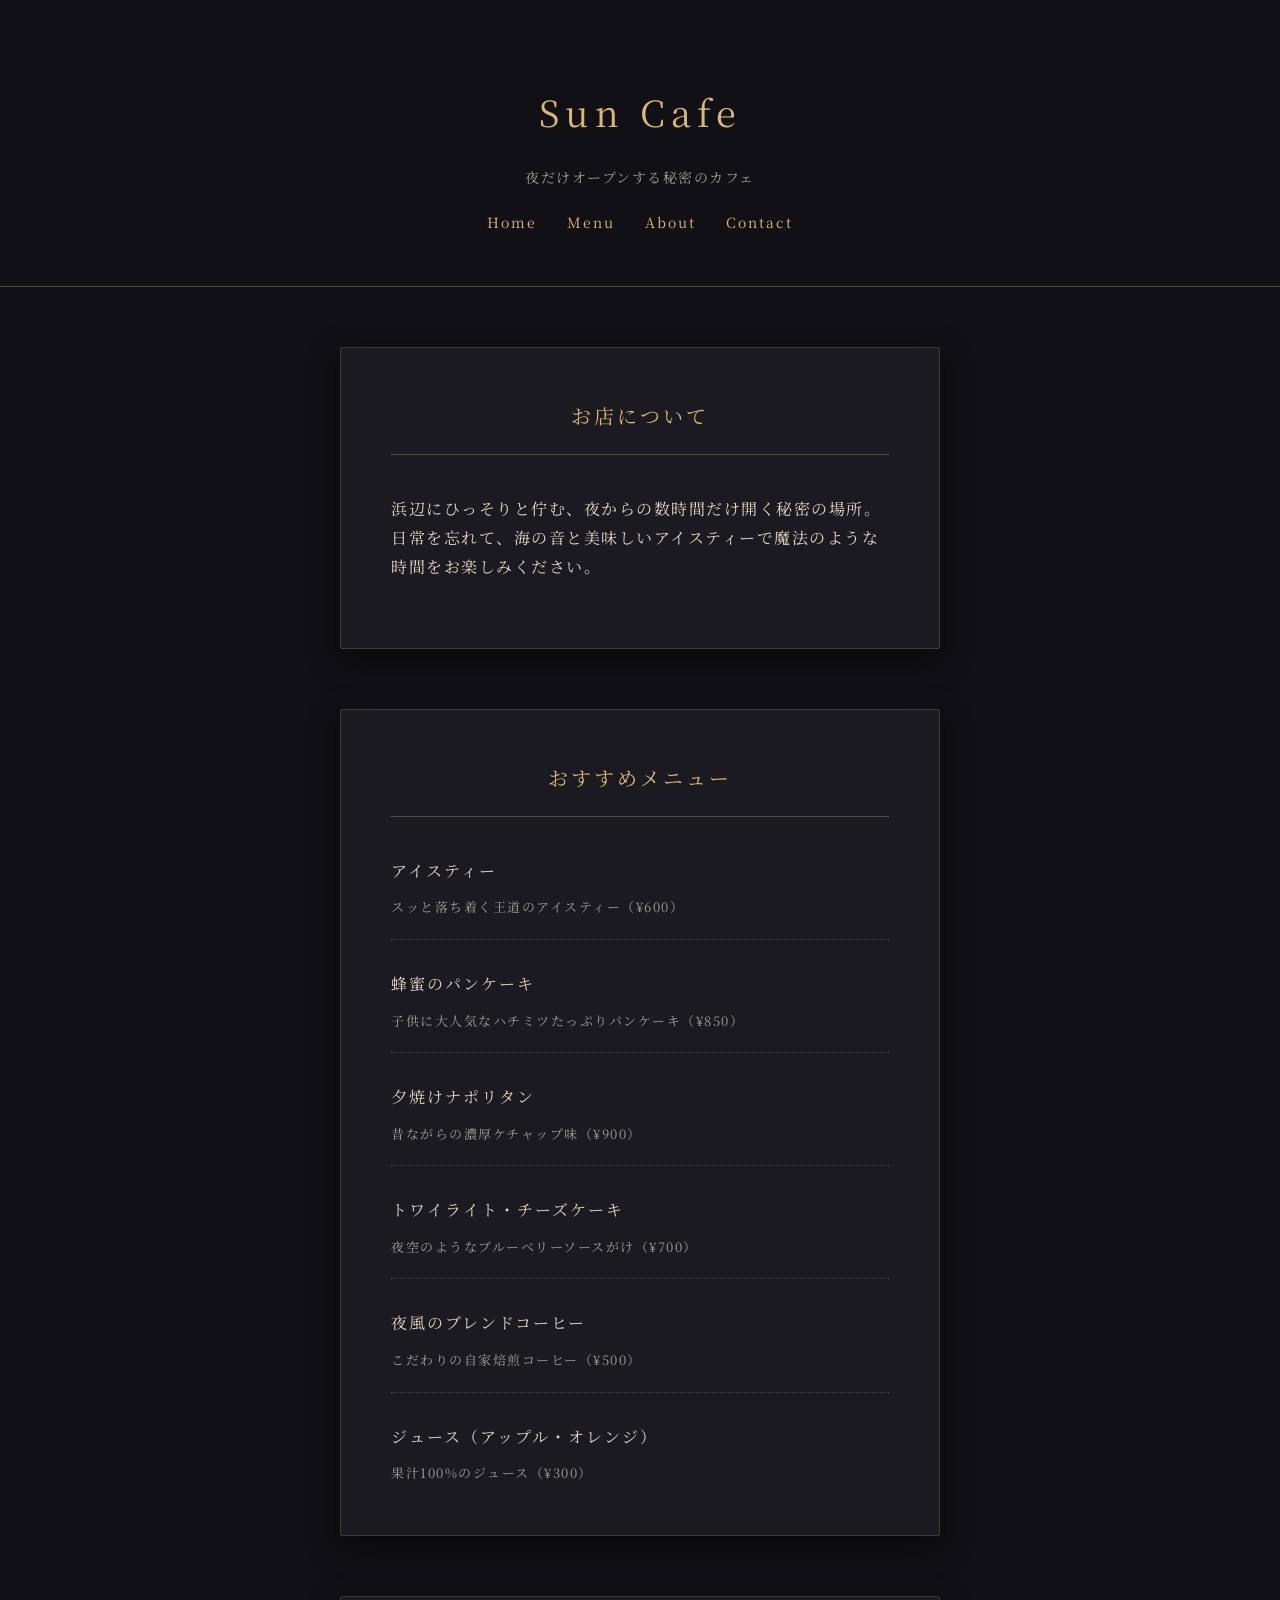
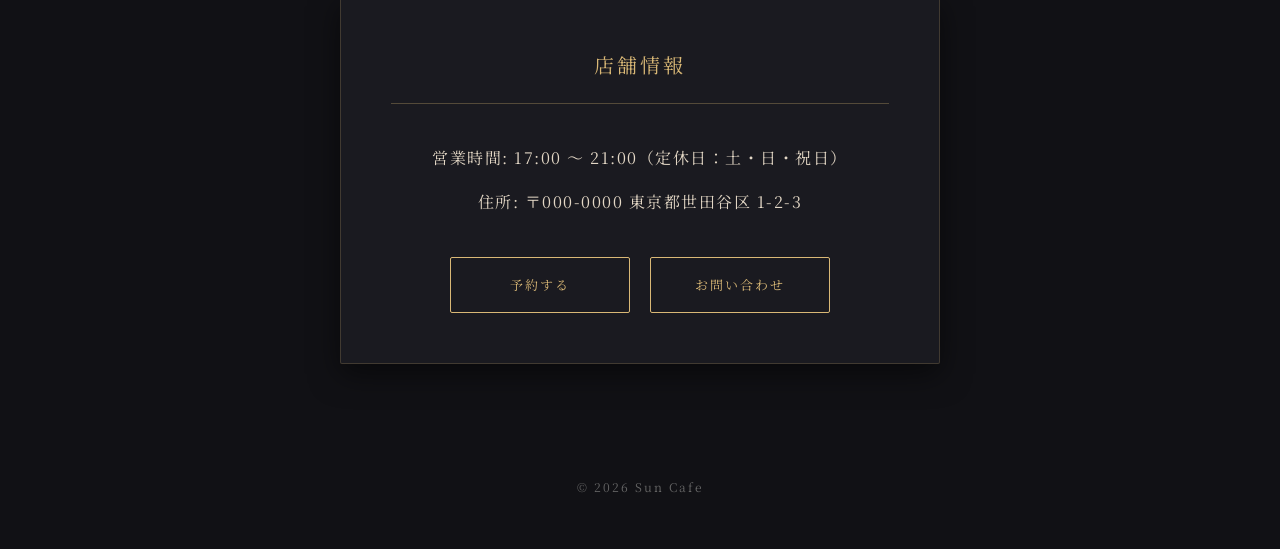
<file: index.html>
<!DOCTYPE html>
<html lang="ja">
<head>
  <meta charset="UTF-8">
  <title>Sun Cafe - 架空のカフェ</title>
  <link href="https://fonts.googleapis.com/css2?family=Noto+Serif+JP:wght@400&display=swap" rel="stylesheet">
  <link rel="stylesheet" href="style.css">
</head>
<body>

  <!-- お店の看板 -->
  <header class="header">
    <h1>Sun Cafe</h1>
    <p>夜だけオープンする秘密のカフェ</p>
  <nav class="nav-link">
    <a href="index.html">Home</a>
    <a href="menu.html">Menu</a>
    <a href="about.html">About</a>
    <a href="contact.html">Contact</a>
    </nav>
  </header>

  <!-- お店の特徴 -->
  <section class="feature-box">
    <h2>お店について</h2>
    <p>浜辺にひっそりと佇む、夜からの数時間だけ開く秘密の場所。<br>日常を忘れて、海の音と美味しいアイスティーで魔法のような時間をお楽しみください。</p>
  </section>

  <!-- メニュー部分 -->
  <main class="menu-box">
    <h2>おすすめメニュー</h2>
    
    <div class="item">
      <h3>アイスティー</h3>
      <p>スッと落ち着く王道のアイスティー（¥600）</p>
    </div>
    
    <div class="item">
      <h3>蜂蜜のパンケーキ</h3>
      <p>子供に大人気なハチミツたっぷりパンケーキ（¥850）</p>
    </div>

    <div class="item">
      <h3>夕焼けナポリタン</h3>
      <p>昔ながらの濃厚ケチャップ味（¥900）</p>
    </div>

    <div class="item">
      <h3>トワイライト・チーズケーキ</h3>
      <p>夜空のようなブルーベリーソースがけ（¥700）</p>
    </div>

    <div class="item">
      <h3>夜風のブレンドコーヒー</h3>
      <p>こだわりの自家焙煎コーヒー（¥500）</p>
    </div>

    <div class="item">
      <h3>ジュース（アップル・オレンジ）</h3>
      <p>果汁100%のジュース（¥300）</p>
    </div>
  </main>

  <!-- 店舗情報 -->
  <section class="info-box">
    <h2>店舗情報</h2>
    <p>営業時間: 17:00 〜 21:00（定休日：土・日・祝日）</p>
    <p>住所: 〒000-0000 東京都世田谷区 1-2-3</p>
    
    <!-- 2つのボタンを横に並べるためのグループ -->
    <div class="btn-group">
      <a href="#" class="btn">予約する</a>
      <a href="#" class="btn">お問い合わせ</a>
    </div>
  </section>

  <!-- フッター -->
  <footer class="footer">
    <p>© 2026 Sun Cafe</p>
  </footer>

</body>
</html>
</file>
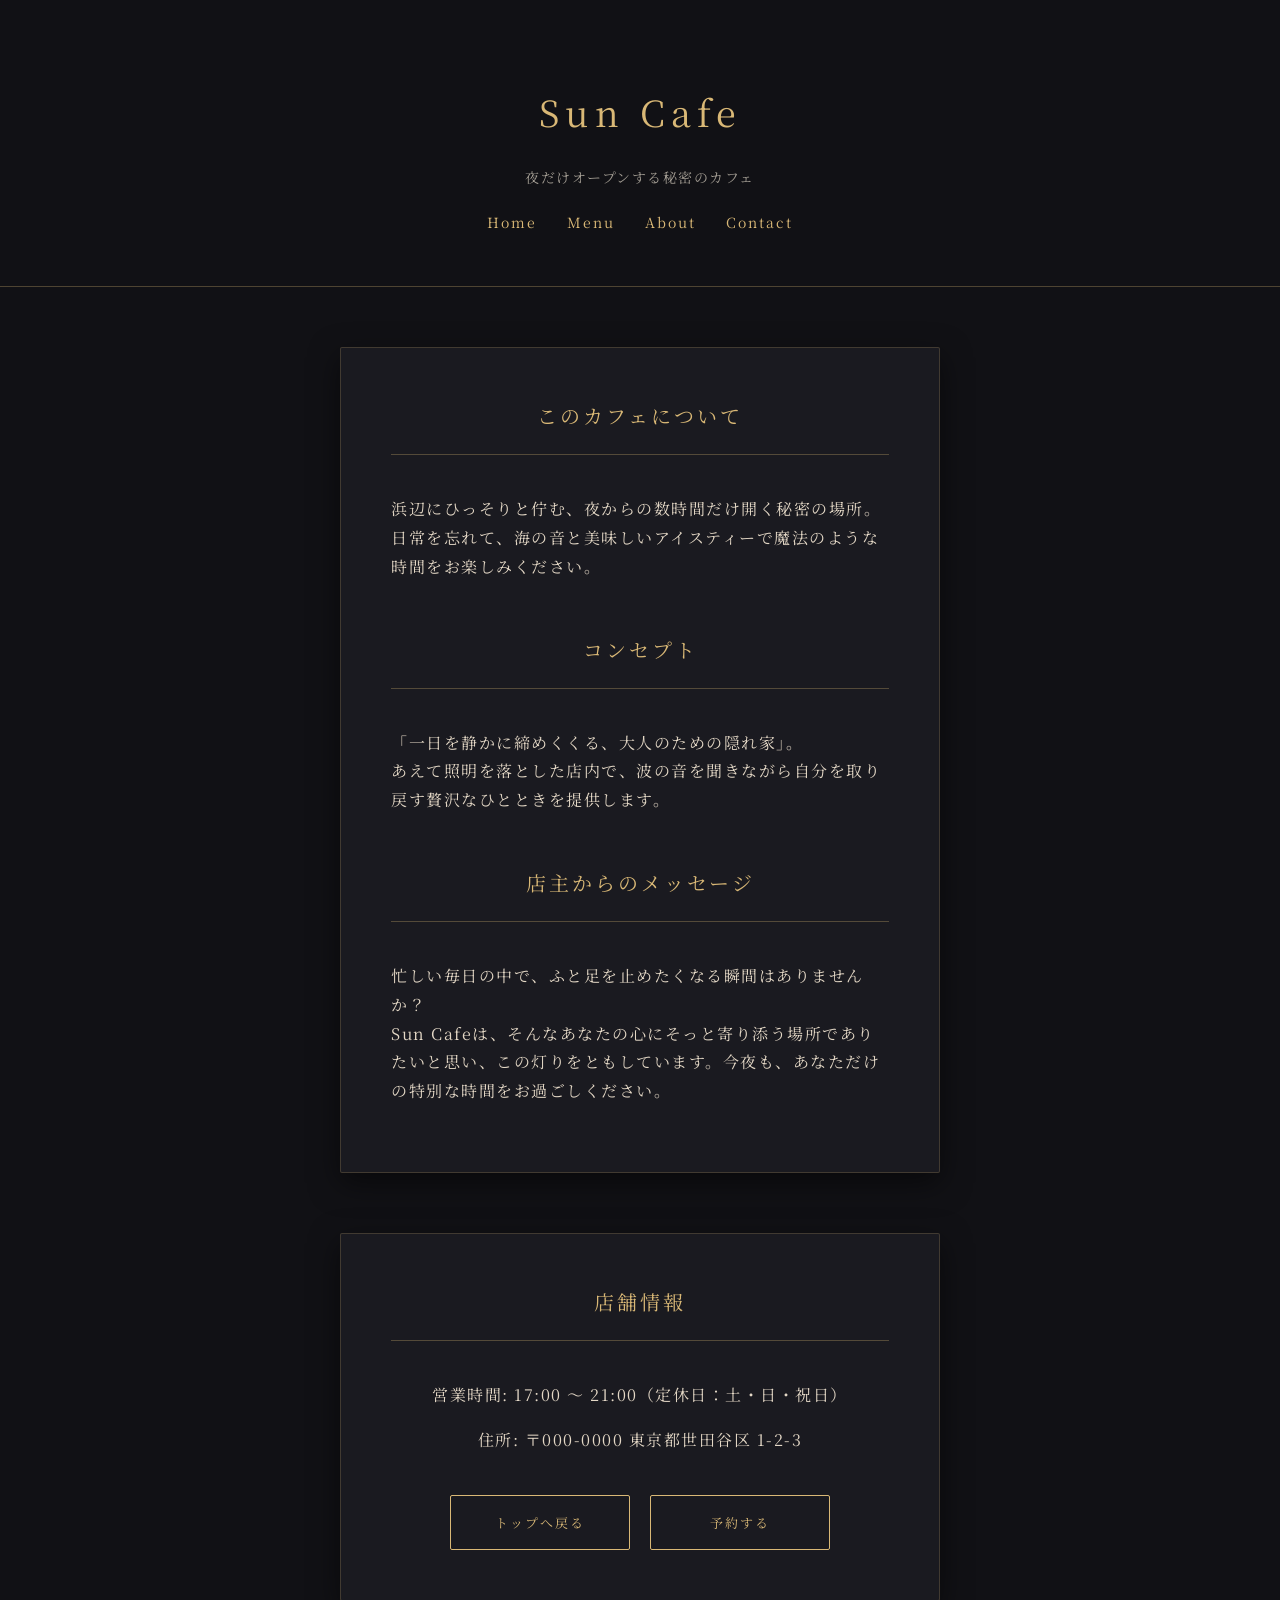
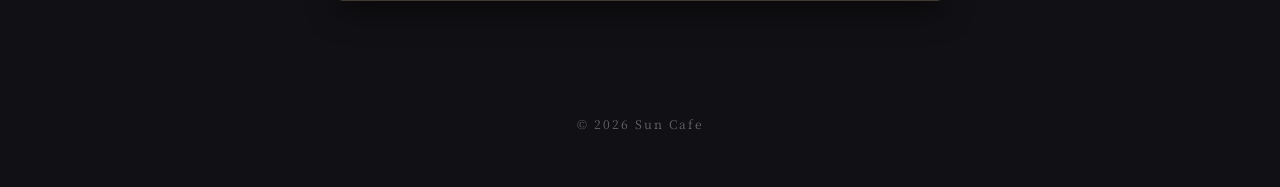
<file: about.html>
<!DOCTYPE html>
<html lang="ja">
<head>
  <meta charset="UTF-8">
  <title>About - Sun Cafe</title>
  <link href="https://fonts.googleapis.com/css2?family=Noto+Serif+JP:wght@400&display=swap" rel="stylesheet">
  <link rel="stylesheet" href="style.css">
</head>
<body>

  <!-- お店の看板とナビゲーション -->
  <header class="header">
    <h1>Sun Cafe</h1>
    <p>夜だけオープンする秘密のカフェ</p>
    
    <nav class="nav-link">
     <a href="index.html">Home</a>
    <a href="menu.html">Menu</a>
    <a href="about.html">About</a>
    <a href="contact.html">Contact</a>
    </nav>
  </header>

  <!-- カフェについて・コンセプト・メッセージをまとめるメインエリア -->
  <main class="feature-box">
    
    <!-- このカフェについて -->
    <h2>このカフェについて</h2>
    <p>浜辺にひっそりと佇む、夜からの数時間だけ開く秘密の場所。<br>日常を忘れて、海の音と美味しいアイスティーで魔法のような時間をお楽しみください。</p>

    <!-- コンセプト -->
    <h2 style="margin-top: 50px;">コンセプト</h2>
    <p>「一日を静かに締めくくる、大人のための隠れ家」。<br>あえて照明を落とした店内で、波の音を聞きながら自分を取り戻す贅沢なひとときを提供します。</p>

    <!-- 店主からのメッセージ -->
    <h2 style="margin-top: 50px;">店主からのメッセージ</h2>
    <p>忙しい毎日の中で、ふと足を止めたくなる瞬間はありませんか？<br>Sun Cafeは、そんなあなたの心にそっと寄り添う場所でありたいと思い、この灯りをともしています。今夜も、あなただけの特別な時間をお過ごしください。</p>

  </main>

  <!-- 店舗情報 -->
  <section class="info-box">
    <h2>店舗情報</h2>
    <p>営業時間: 17:00 〜 21:00（定休日：土・日・祝日）</p>
    <p>住所: 〒000-0000 東京都世田谷区 1-2-3</p>
    
    <div class="btn-group">
      <a href="index.html" class="btn">トップへ戻る</a>
      <a href="#" class="btn">予約する</a>
    </div>
  </section>

  <!-- フッター -->
  <footer class="footer">
    <p>© 2026 Sun Cafe</p>
  </footer>

</body>
</html>
</file>
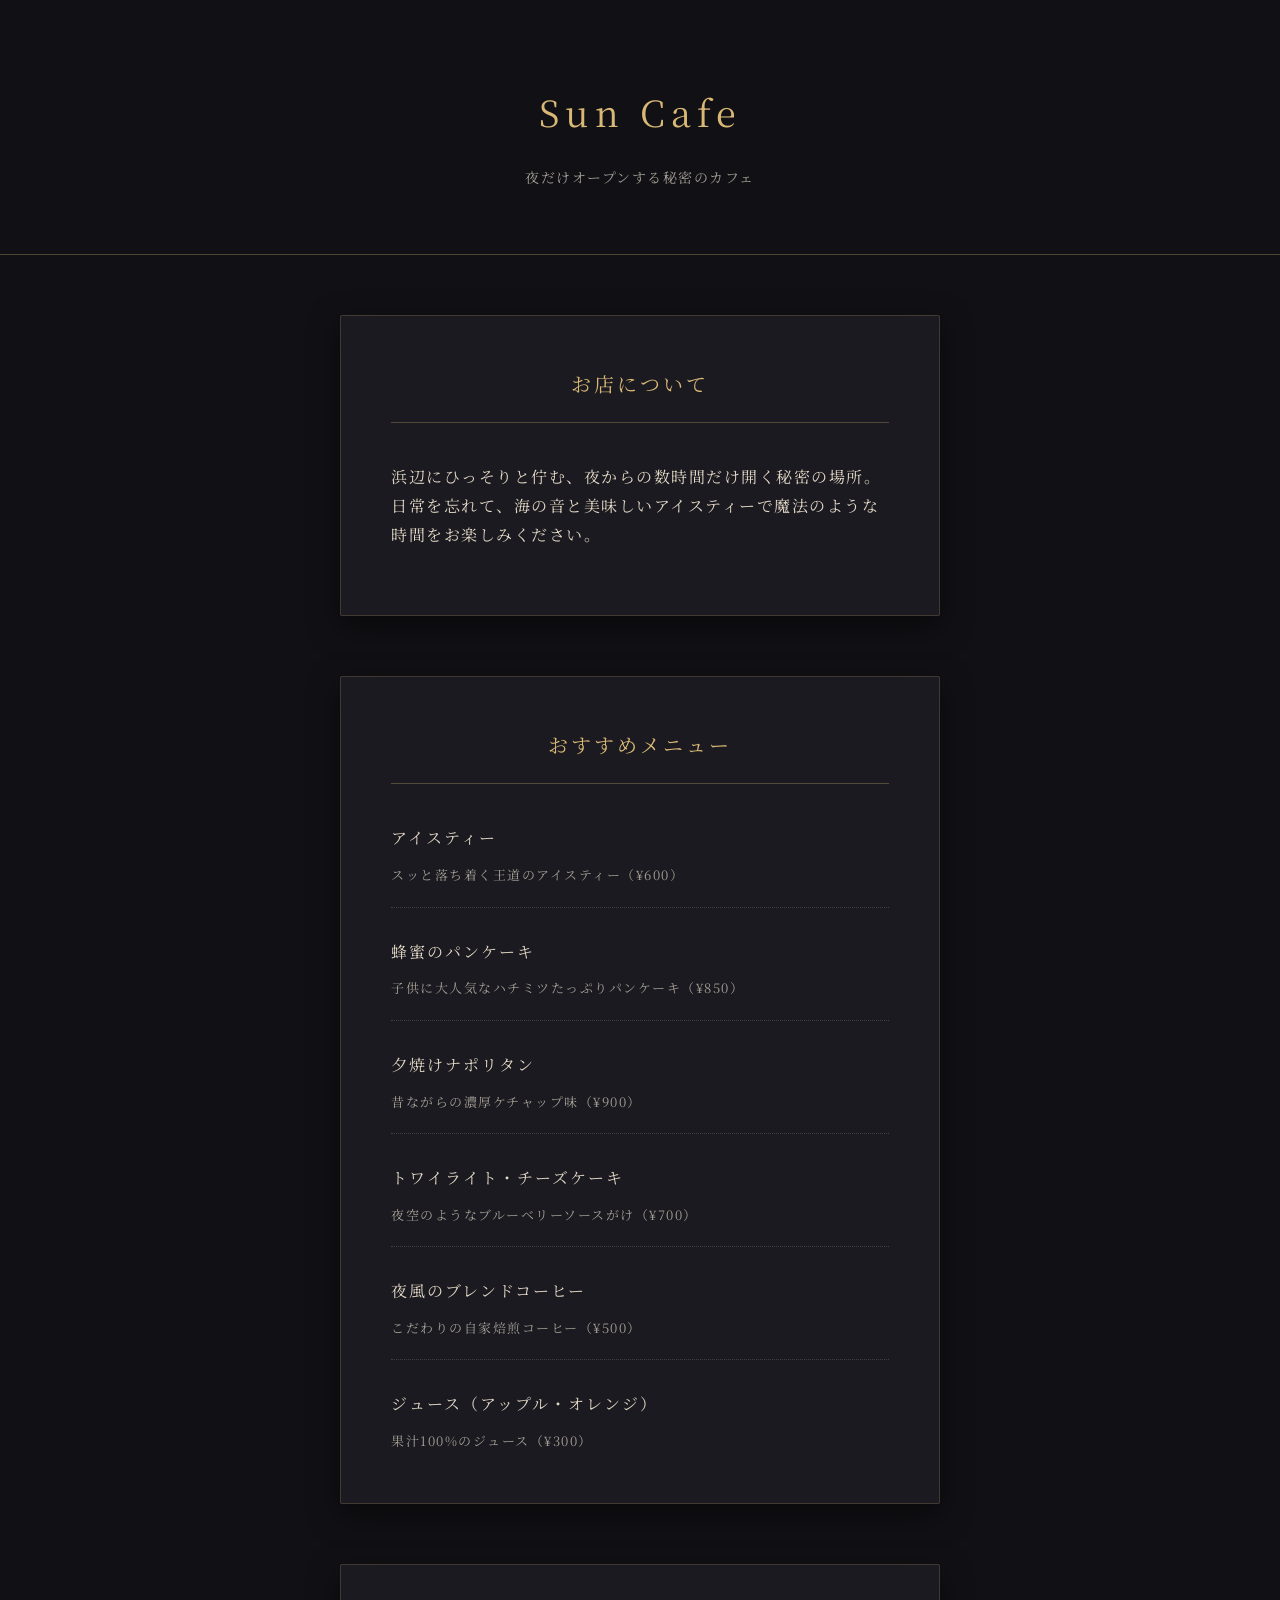
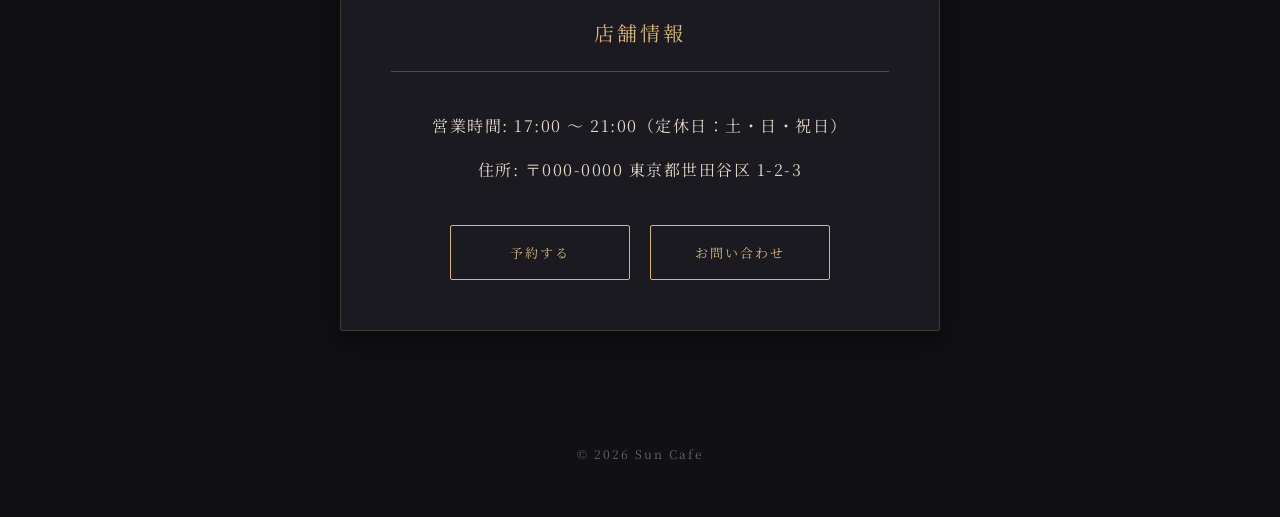
<file: cafe-site-v1.html>
<!DOCTYPE html>
<html lang="ja">
<head>
  <meta charset="UTF-8">
  <title>Sun Cafe - 架空のカフェ</title>
  <link href="https://fonts.googleapis.com/css2?family=Noto+Serif+JP:wght@400&display=swap" rel="stylesheet">
  <link rel="stylesheet" href="style.css">
</head>
<body>

  <!-- お店の看板 -->
  <header class="header">
    <h1>Sun Cafe</h1>
    <p>夜だけオープンする秘密のカフェ</p>
  </header>

  <!-- お店の特徴 -->
  <section class="feature-box">
    <h2>お店について</h2>
    <p>浜辺にひっそりと佇む、夜からの数時間だけ開く秘密の場所。<br>日常を忘れて、海の音と美味しいアイスティーで魔法のような時間をお楽しみください。</p>
  </section>

  <!-- メニュー部分 -->
  <main class="menu-box">
    <h2>おすすめメニュー</h2>
    
    <div class="item">
      <h3>アイスティー</h3>
      <p>スッと落ち着く王道のアイスティー（¥600）</p>
    </div>
    
    <div class="item">
      <h3>蜂蜜のパンケーキ</h3>
      <p>子供に大人気なハチミツたっぷりパンケーキ（¥850）</p>
    </div>

    <div class="item">
      <h3>夕焼けナポリタン</h3>
      <p>昔ながらの濃厚ケチャップ味（¥900）</p>
    </div>

    <div class="item">
      <h3>トワイライト・チーズケーキ</h3>
      <p>夜空のようなブルーベリーソースがけ（¥700）</p>
    </div>

    <div class="item">
      <h3>夜風のブレンドコーヒー</h3>
      <p>こだわりの自家焙煎コーヒー（¥500）</p>
    </div>

    <div class="item">
      <h3>ジュース（アップル・オレンジ）</h3>
      <p>果汁100%のジュース（¥300）</p>
    </div>
  </main>

  <!-- 店舗情報 -->
  <section class="info-box">
    <h2>店舗情報</h2>
    <p>営業時間: 17:00 〜 21:00（定休日：土・日・祝日）</p>
    <p>住所: 〒000-0000 東京都世田谷区 1-2-3</p>
    
    <!-- 2つのボタンを横に並べるためのグループ -->
    <div class="btn-group">
      <a href="#" class="btn">予約する</a>
      <a href="#" class="btn">お問い合わせ</a>
    </div>
  </section>

  <!-- フッター -->
  <footer class="footer">
    <p>© 2026 Sun Cafe</p>
  </footer>

</body>
</html>
</file>
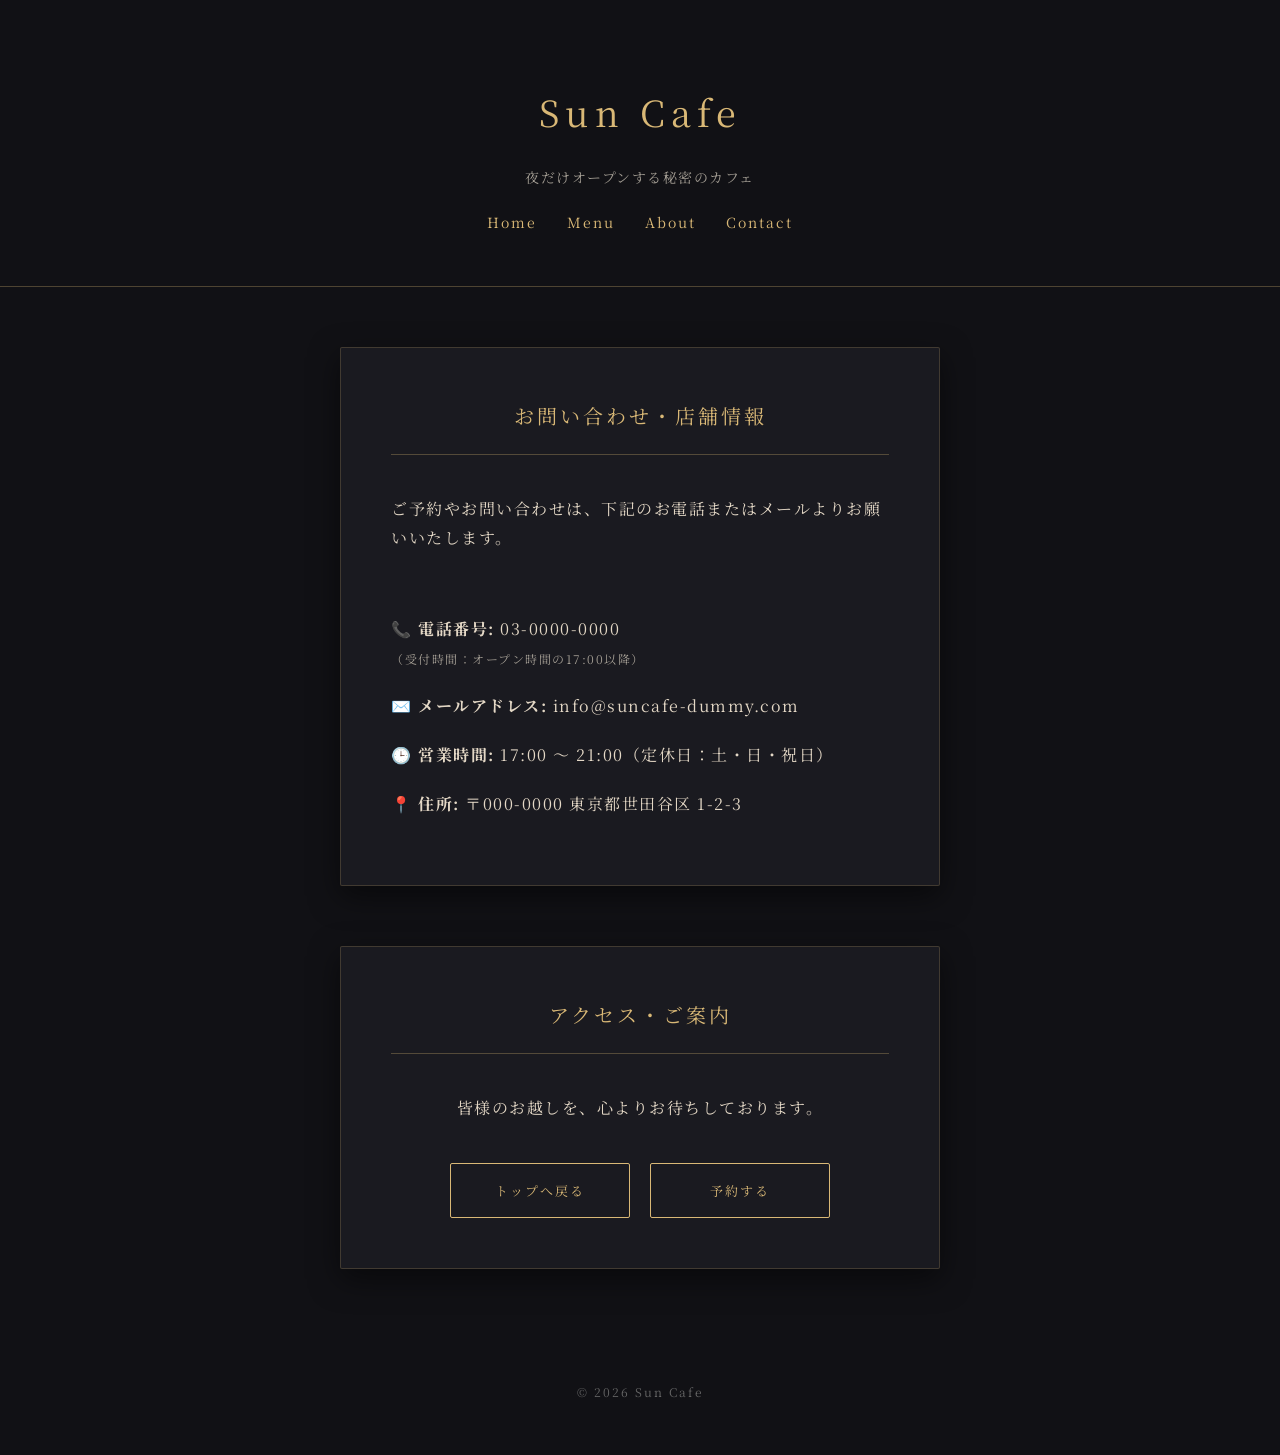
<file: contact.html>
<!DOCTYPE html>
<html lang="ja">
<head>
  <meta charset="UTF-8">
  <title>Contact - Sun Cafe</title>
  <link href="https://fonts.googleapis.com/css2?family=Noto+Serif+JP:wght@400&display=swap" rel="stylesheet">
  <link rel="stylesheet" href="style.css">
</head>
<body>

  <!-- お店の看板とナビゲーション -->
  <header class="header">
    <h1>Sun Cafe</h1>
    <p>夜だけオープンする秘密のカフェ</p>
    
    <nav class="nav-link">
     <a href="index.html">Home</a>
    <a href="menu.html">Menu</a>
    <a href="about.html">About</a>
    <a href="contact.html">Contact</a>
    </nav>
  </header>

  <!-- お問い合わせ・店舗情報をまとめるメインエリア -->
  <main class="feature-box">
    
    <h2>お問い合わせ・店舗情報</h2>
    
    <p>ご予約やお問い合わせは、下記のお電話またはメールよりお願いいたします。</p>

    <!-- 連絡先と店舗情報の詳細 -->
    <div style="margin-top: 30px; text-align: left; display: inline-block;">
      <p><strong>📞 電話番号:</strong> 03-0000-0000<br><span style="font-size: 12px; color: #a49e94;">（受付時間：オープン時間の17:00以降）</span></p>
      <p style="margin-top: 20px;"><strong>✉️ メールアドレス:</strong> info@suncafe-dummy.com</p>
      <p style="margin-top: 20px;"><strong>🕒 営業時間:</strong> 17:00 〜 21:00（定休日：土・日・祝日）</p>
      <p style="margin-top: 20px;"><strong>📍 住所:</strong> 〒000-0000 東京都世田谷区 1-2-3</p>
    </div>

  </main>

  <!-- トップへ戻るボタンなど -->
  <section class="info-box">
    <h2>アクセス・ご案内</h2>
    <p>皆様のお越しを、心よりお待ちしております。</p>
    
    <div class="btn-group">
      <a href="index.html" class="btn">トップへ戻る</a>
      <a href="#" class="btn">予約する</a>
    </div>
  </section>

  <!-- フッター -->
  <footer class="footer">
    <p>© 2026 Sun Cafe</p>
  </footer>

</body>
</html>
</file>
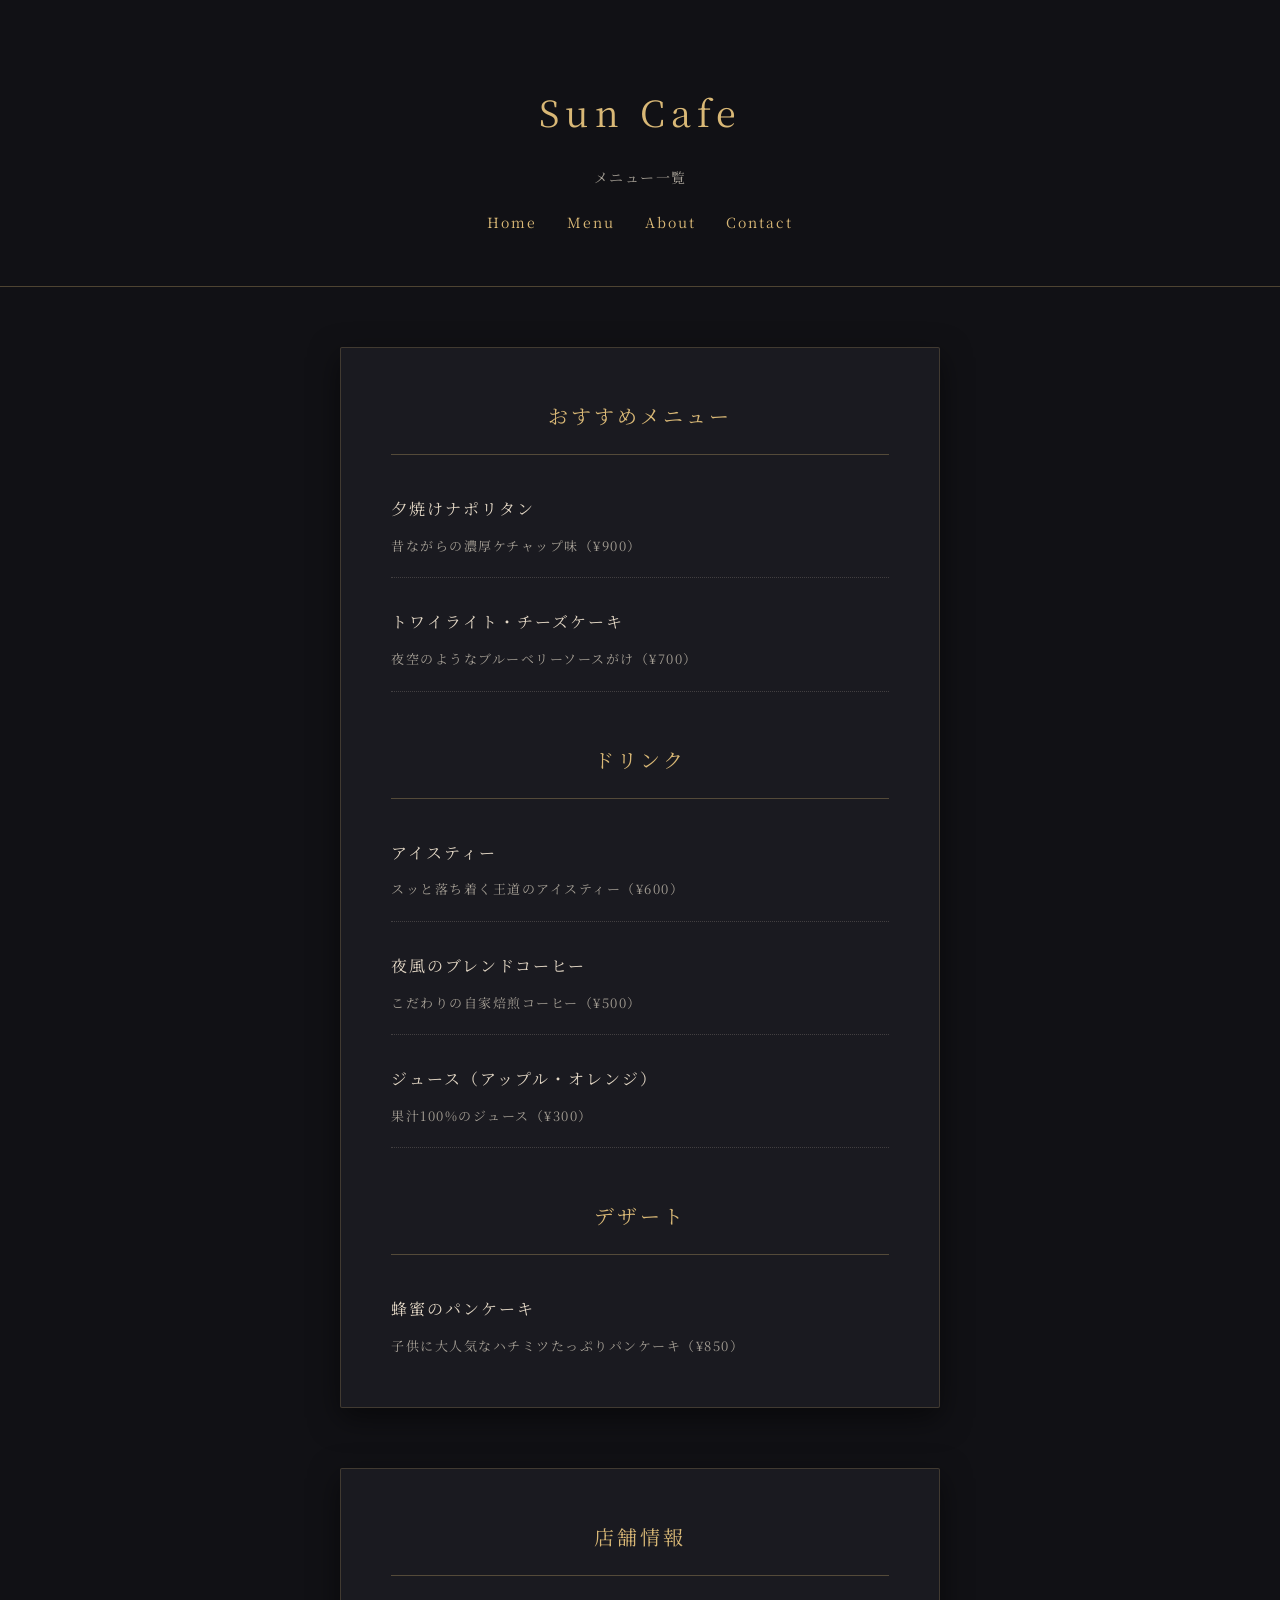
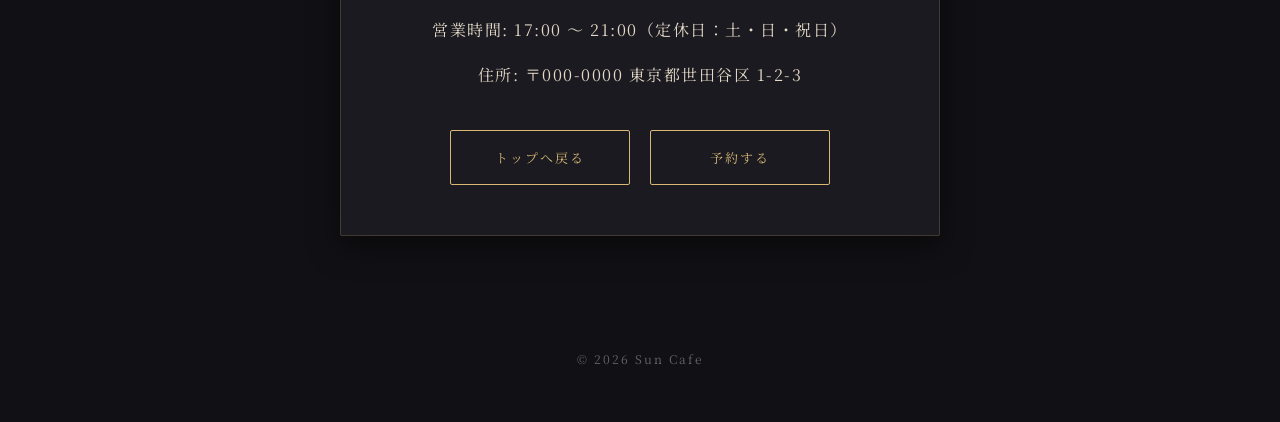
<file: menu.html>
<!DOCTYPE html>
<html lang="ja">
<head>
  <meta charset="UTF-8">
  <title>Menu - Sun Cafe</title>
  <link href="https://fonts.googleapis.com/css2?family=Noto+Serif+JP:wght@400&display=swap" rel="stylesheet">
  <link rel="stylesheet" href="style.css">
</head>
<body>

  <!-- お店の看板 -->
  <header class="header">
    <h1>Sun Cafe</h1>
    <p>メニュー一覧</p>
  <nav class="nav-link">
    <a href="index.html">Home</a>
    <a href="menu.html">Menu</a>
    <a href="about.html">About</a>
    <a href="contact.html">Contact</a>
    </nav>
  </header>

  <!-- メニュー部分（3つのカテゴリに整理） -->
  <main class="menu-box">
    
    <!-- カテゴリ1：おすすめメニュー -->
    <h2>おすすめメニュー</h2>
    
    <div class="item">
      <h3>夕焼けナポリタン</h3>
      <p>昔ながらの濃厚ケチャップ味（¥900）</p>
    </div>

    <div class="item">
      <h3>トワイライト・チーズケーキ</h3>
      <p>夜空のようなブルーベリーソースがけ（¥700）</p>
    </div>

    <!-- カテゴリ2：ドリンク -->
    <h2 style="margin-top: 50px;">ドリンク</h2>
    
    <div class="item">
      <h3>アイスティー</h3>
      <p>スッと落ち着く王道のアイスティー（¥600）</p>
    </div>

    <div class="item">
      <h3>夜風のブレンドコーヒー</h3>
      <p>こだわりの自家焙煎コーヒー（¥500）</p>
    </div>

    <div class="item">
      <h3>ジュース（アップル・オレンジ）</h3>
      <p>果汁100%のジュース（¥300）</p>
    </div>

    <!-- カテゴリ3：デザート -->
    <h2 style="margin-top: 50px;">デザート</h2>
    
    <div class="item">
      <h3>蜂蜜のパンケーキ</h3>
      <p>子供に大人気なハチミツたっぷりパンケーキ（¥850）</p>
    </div>

  </main>

  <!-- 店舗情報（トップページへ戻るリンクを追加） -->
  <section class="info-box">
    <h2>店舗情報</h2>
    <p>営業時間: 17:00 〜 21:00（定休日：土・日・祝日）</p>
    <p>住所: 〒000-0000 東京都世田谷区 1-2-3</p>
    
    <div class="btn-group">
      <a href="index.html" class="btn">トップへ戻る</a>
      <a href="#" class="btn">予約する</a>
    </div>
  </section>

  <!-- フッター -->
  <footer class="footer">
    <p>© 2026 Sun Cafe</p>
  </footer>

</body>
</html>
</file>
<file: style.css>
*, *::before, *::after {
  box-sizing: border-box;
}

/* サイト全体の基本設定 */
body {
  background-color:#111115;
  color: #e4d8c6;
  font-family: 'Noto Serif JP', serif;
  margin: 0;
  letter-spacing: 1.5px; /* 文字の間隔をさらに広げてゆったりと */
  line-height: 1.8; /* 行と行の隙間を広げる */
}

/* お店の看板デザイン */
.header {
  background-color: transparent;
  color: #d9b876;
  text-align: center;
  padding: 80px 20px 50px; /* 上下の余白を増やして優雅に */
  border-bottom: 1px solid rgba(217, 184, 118, 0.3);
}

.header h1 {
  margin: 0;
  font-size: 36px;
  font-weight: normal;
  letter-spacing: 6px; /* タイトルの文字間隔を大きく */
}

.header p {
  font-size: 14px;
  color: #a49e94;
  margin-top: 20px;
}

/* 枠組みのデザイン（特徴・メニュー・店舗情報） */
.feature-box, .menu-box, .info-box {
  background-color: #1a1a20;
  width: 80%;
  max-width: 600px;
  margin: 60px auto; /* 箱と箱の間のスキマを広げる */
  padding: 50px; /* 箱の内側のスキマを広げる */
  border: 1px solid rgba(217, 184, 118, 0.2);
  border-radius: 2px;
  box-shadow: 0 10px 30px rgba(0, 0, 0, 0.5);
}

/* 各箱の「見出し」デザイン */
h2 {
  color: #d9b876;
  text-align: center;
  font-weight: normal;
  font-size: 20px;
  border-bottom: 1px solid rgba(217, 184, 118, 0.3);
  padding-bottom: 20px;
  margin-top: 0;
  margin-bottom: 40px; /* 見出しの下のスキマを広げる */
  letter-spacing: 3px;
}

/* 各メニューの並び */
.item {
  background-color: transparent;
  padding: 0;
  margin-bottom: 30px; /* メニュー同士のスキマを広げる */
  border-bottom: 1px dotted rgba(228, 216, 198, 0.2);
  padding-bottom: 20px;
}

.item:last-child {
  border-bottom: none;
  margin-bottom: 0;
  padding-bottom: 0;
}

.item h3 {
  margin: 0 0 10px 0;
  color: #e4d8c6;
  font-size: 16px;
  font-weight: normal;
  letter-spacing: 2px;
}

.item p {
  margin: 0;
  font-size: 13px;
  color: #a49e94;
}

/* 店舗情報の文字 */
.info-box p {
  text-align: center; /* 住所などを中央揃えにして美しく */
  margin-bottom: 15px;
}

/* 🚀 ボタンを横に並べるための設定（新規追加） */
.btn-group {
  display: flex; /* 中身を横並びにする魔法の指示 */
  justify-content: center; /* 中央に寄せる */
  gap: 20px; /* ボタンとボタンの隙間 */
  margin-top: 40px;
}

/* ボタンのデザイン（共通） */
.btn {
  display: block;
  width: 180px; /* ボタンの横幅を同じサイズに統一 */
  background-color: transparent;
  color: #d9b876;
  text-align: center;
  text-decoration: none;
  padding: 15px 0;
  border: 1px solid #d9b876;
  border-radius: 2px;
  transition: all 0.4s ease;
  letter-spacing: 2px;
  font-size: 13px;
}

.btn:hover {
  background-color: #d9b876;
  color: #111115;
  box-shadow: 0 0 15px rgba(217, 184, 118, 0.3);
}

/* 一番下のフッターデザイン */
.footer {
  text-align: center;
  padding: 40px 20px;
  font-size: 12px;
  color: #666666;
  letter-spacing: 2px;
}

@media (max-width: 600px) {
  
  /* 1. ヘッダーの文字と余白をスマホサイズに微調整 */
  .header {
    padding: 50px 15px 30px;
  }
  .header h1 {
    font-size: 28px;
    letter-spacing: 4px;
  }

  /* 2. 枠組み（メニューや店舗情報）の幅と余白をスマホ最適化 */
  .feature-box, .menu-box, .info-box {
    width: 90%;         /* 画面幅に合わせて少し広げる */
    padding: 30px 20px; /* 余白を狭くして画面からはみ出るのを防ぐ */
    margin: 30px auto;  /* 上下の間隔を詰める */
  }

  /* 3. ボタンを縦並びに変更して押しやすくする */
  .btn-group {
    flex-direction: column; /* 横並びから「縦並び」に変更 */
    align-items: center;   /* 中央に揃える */
    gap: 15px;             /* ボタン同士の上下の隙間 */
  }

  .btn {
    width: 100%;          /* スマホの横幅いっぱいに使う */
    max-width: 240px;     /* 大きくなりすぎないように上限を指定 */
  }
}
/* スマートフォン表示時のみ文字と見出しを大きくする設定 */
@media (max-width: 600px) {

  /* --- 前回のスマホ設定（ボタンの縦並びなど）の下に追記 --- */

  /* 本文全体の基本文字サイズ */
  body {
    font-size: 16px;
  }

  /* 各エリアの説明文（元の13〜14pxから15pxへ拡大） */
  .header p,
  .feature-box p,
  .item p,
  .info-box p {
    font-size: 15px;
  }

  /* 看板タイトル（元の28pxから32pxへ拡大） */
  .header h1 {
    font-size: 32px;
  }

  /* エリアの見出し「お店について」など（元の20pxから22pxへ拡大） */
  h2 {
    font-size: 22px;
  }

  /* メニュー名「アイスティー」など（元の16pxから18pxへ拡大） */
  .item h3 {
    font-size: 18px;
  }

}
/* ヘッダーの中にあるナビゲーション全体の設定 */
.nav-link {
  margin-top: 20px;
  display: flex;         /* 横並びにする */
  justify-content: center; /* 中央に寄せる */
  gap: 30px;             /* HomeとMenuの間の隙間 */
}

/* リンクのデザイン */
.nav-link a {
  color: #d9b876;
  text-decoration: none;
  font-size: 14px;
  letter-spacing: 2px;
  border-bottom: 1px solid transparent;
  transition: border-bottom 0.3s ease;
}

/* マウスを乗せたときに下線が浮かび上がる */
.nav-link a:hover {
  border-bottom: 1px solid #d9b876;
}

/* マウスを乗せたときに下線がフワッと浮かび上がる */
.nav-link a:hover {
  border-bottom: 1px solid #d9b876;
}
</file>
